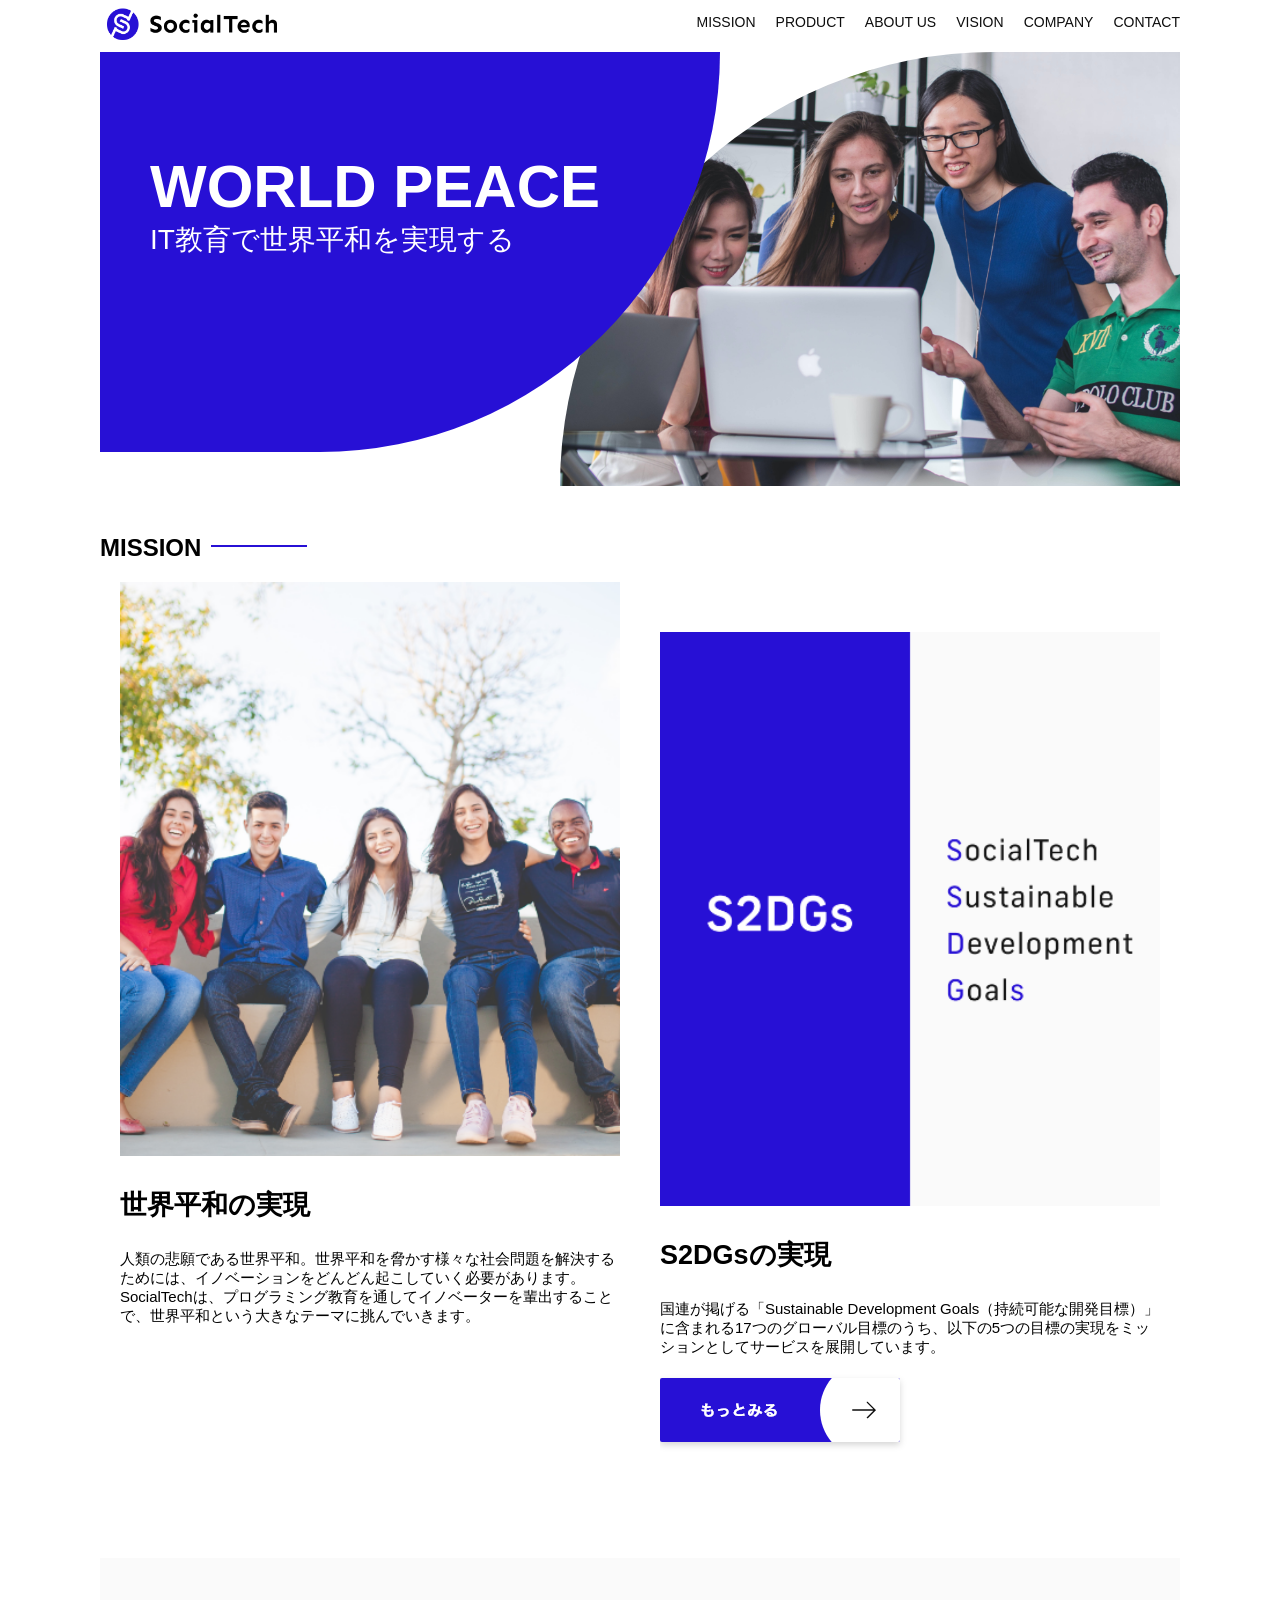
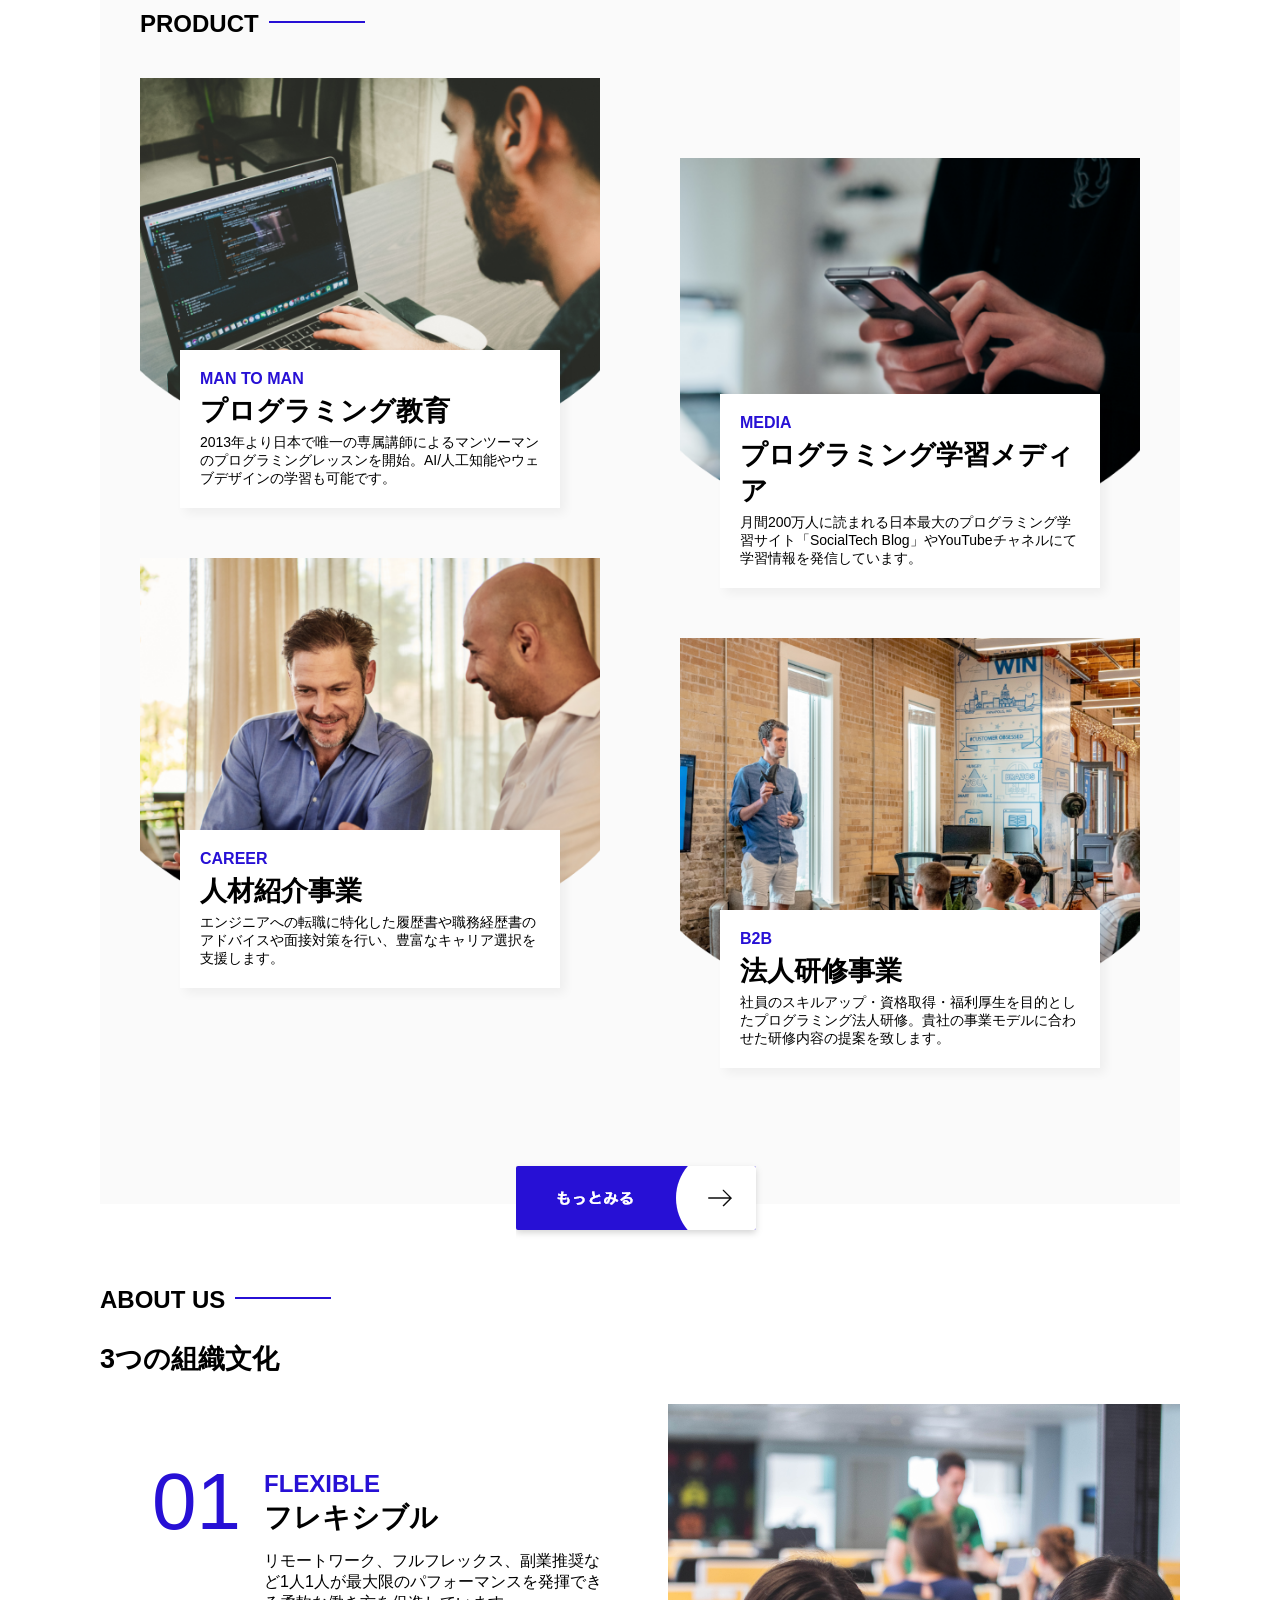
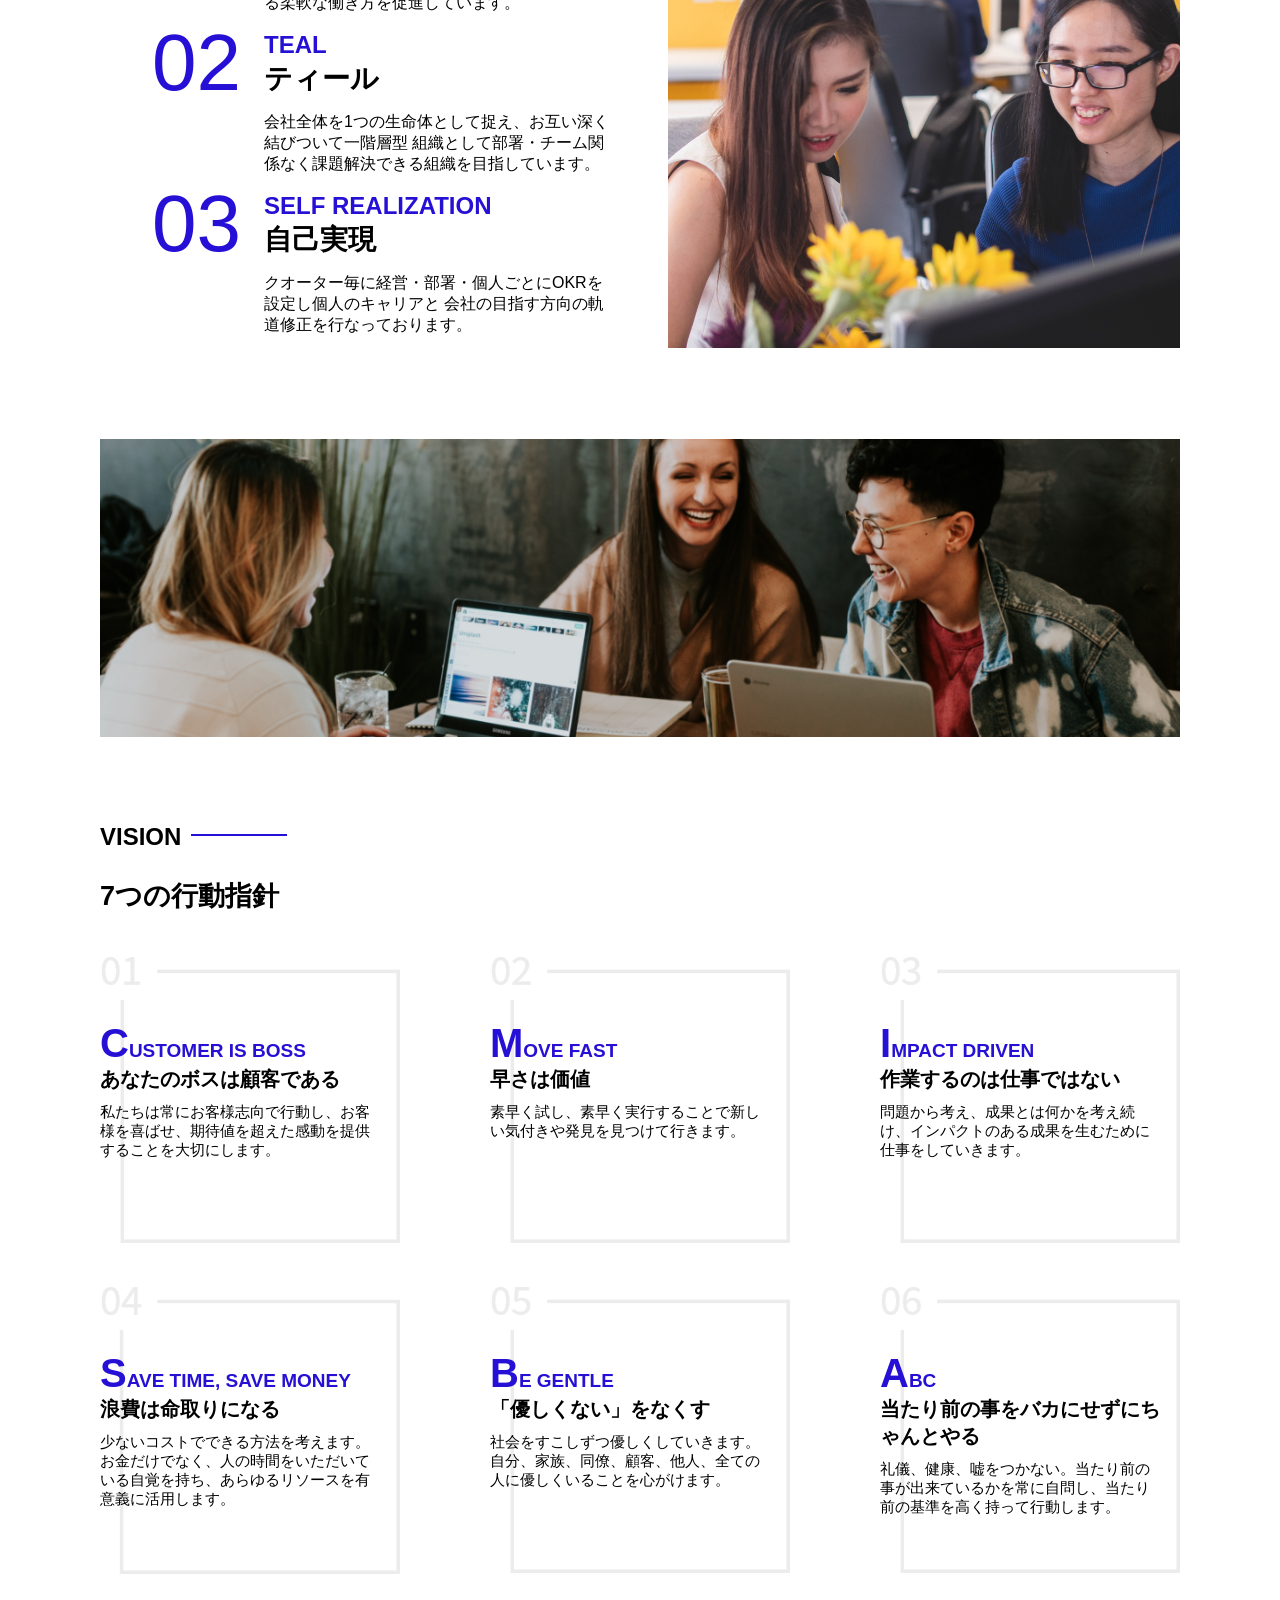
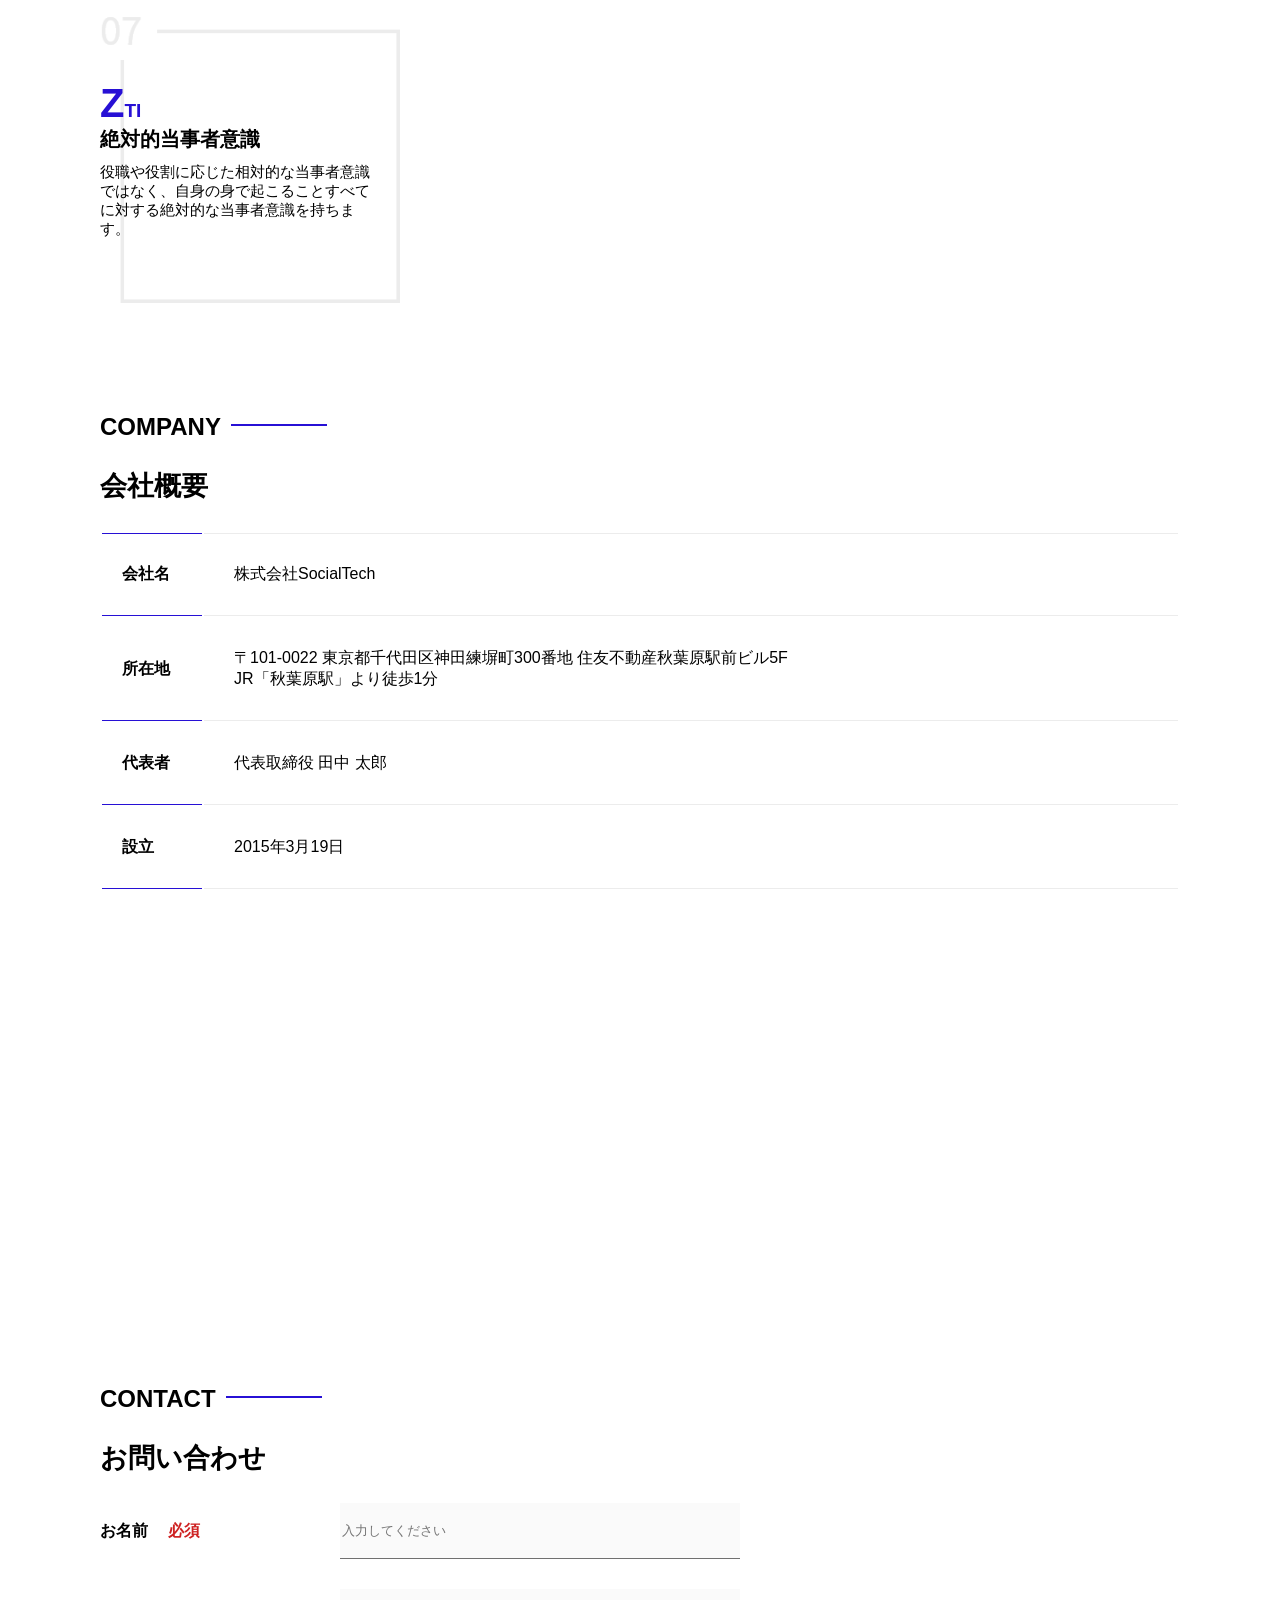
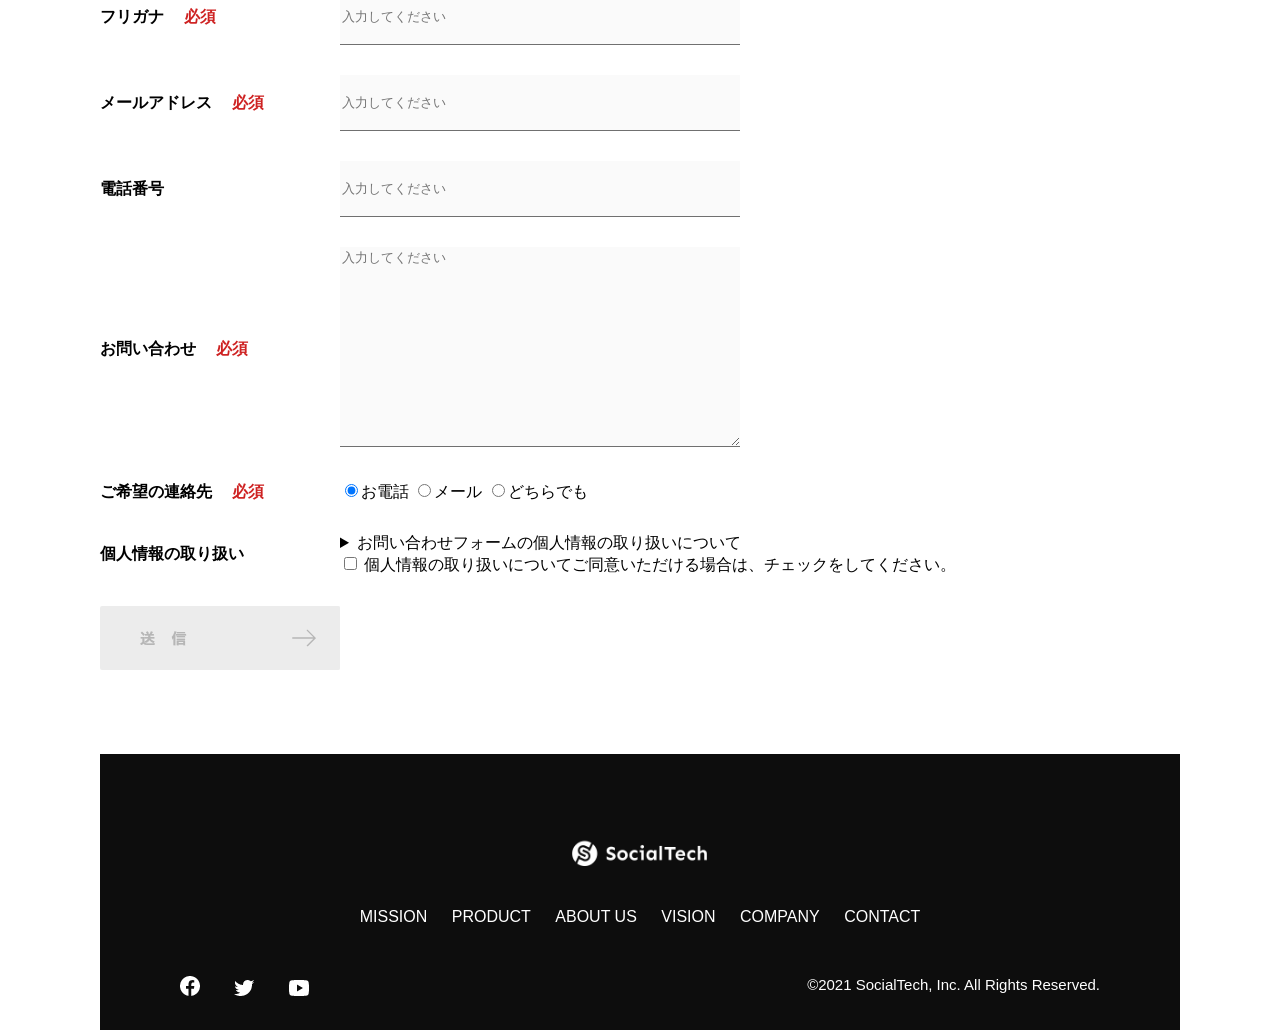
<file: index.html>
<!DOCTYPE html>
<html>
  <head>
    <title>SocialTech</title>
    <meta charset="UTF-8">
    <meta name="description" content="SocialTechはEdTech業界のリーディングカンパニーを目指します。">
    <meta name="viewport" content="width=device-width, initial-scale=1.0">
    <link rel="stylesheet" href="style.css">
  </head>
  <body>
    <!-- ヘッダー -->
    <header>
      <!-- ロゴ -->
      <a href="index.html" id="logo">
        <img src="images/logo.png" alt="トップページに戻る">
      </a>

      <!-- PC用ナビゲーション -->
      <nav id="nav-pc">
        <ul>
          <li><a href="mission.html">MISSION</a></li>
          <li><a href="product.html">PRODUCT</a></li>
          <li><a href="index.html#aboutus">ABOUT US</a></li>
          <li><a href="index.html#vision">VISION</a></li>
          <li><a href="index.html#company">COMPANY</a></li>
          <li><a href="index.html#contact">CONTACT</a></li>
        </ul>
      </nav>
       <!-- スマホ用メニューボタン -->
        <button id="menu-sp" onclick="document.getElementById('nav-sp').style.display = 'block'">
          <img src="images/button-menu.png" alt="ナビゲーションを開く">
        </button>
        <!-- スマホ用ナビゲーション -->
        <div id="nav-sp">
          <button id="close" onclick="document.getElementById('nav-sp').style.display = 'none'">
            <img src="images/button-close.png" alt="ナビゲーションを閉じる">
          </button>

          <nav>
            <ul>
              <li>
                <a id="logo-sp" href="index.html" onclick="document.getElementById('nav-sp').style.display = 'none'"><img src="images/logo-sp.png" alt="トップページに戻る"></a>
              </li>
              <li><a class="menu" href="mission.html" onclick="document.getElementById('nav-sp').style.display = 'none'">MISSION</a></li>
              <li><a class="menu" href="product.html" onclick="document.getElementById('nav-sp').style.display = 'none'">PRODUCT</a></li>
              <li><a class="menu" href="index.html#aboutus" onclick="document.getElementById('nav-sp').style.display = 'none'">ABOUT US</a></li>
              <li><a class="menu" href="index.html#vision" onclick="document.getElementById('nav-sp').style.display = 'none'">VISION</a></li>
              <li><a class="menu" href="index.html#company" onclick="document.getElementById('nav-sp').style.display = 'none'">COMPANY</a></li>
              <li><a class="menu" href="index.html#contact" onclick="document.getElementById('nav-sp').style.display = 'none'">CONTACT</a></li>
            </ul>
          </nav>
          <div id="sns">
            <a href="https://www.facebook.com/sejuku2013">
              <img src="images/button-facebook.png" alt="Facebookのリンク">
            </a>
            <a href="https://twitter.com/samuraijuku">
              <img src="images/button-twitter.png" alt="Twitterのリンク">
            </a>
            <a href="https://www.youtube.com/channel/UCCFOQO5aDK0xXam4cUQXT8g">
              <img src="images/button-youtube.png" alt="YouTubeのリンク">
            </a>
          </div>
        </div>
    </header>
    <main>
      <article>
        <!-- メインビジュアル -->
        <section id="main-visual">
          <div id="main-message">
            <h1>WORLD PEACE</h1>
            <p>IT教育で世界平和を実現する</p>
          </div>
          <img src="images/index/index-main.png" alt="PCの周りに集まる多国籍の仲間たち">
        </section>
        <!-- ミッション -->
        <section id="mission">
          <h2 class="index-h2">MISSION</h2>
          <div id="mission-flex">
            <div>
              <img id="mission-photo" src="images/index/index-mission.png" alt="屋上のベンチで写真撮影する多国籍の仲間たち">
              <h3>世界平和の実現</h3>
              <p>
                人類の悲願である世界平和。世界平和を脅かす様々な社会問題を解決するためには、イノベーションをどんどん起こしていく必要があります。SocialTechは、プログラミング教育を通してイノベーターを輩出することで、世界平和という大きなテーマに挑んでいきます。
              </p>
            </div>
            <div>
              <img id="s2dgs" src="images/index/s2dgs.png" alt="S2DGs">
              <h3>S2DGsの実現</h3>
              <p>国連が掲げる「Sustainable Development Goals（持続可能な開発目標）」に含まれる17つのグローバル目標のうち、以下の5つの目標の実現をミッションとしてサービスを展開しています。</p>
              <a href="mission.html">
                <img src="images/button-more.png" alt="もっとみる">
              </a>
            </div>
          </div>
        </section>
        <!-- プロダクト -->
        <section id="product">
          <h2 class="index-h2">PRODUCT</h2>
          <div class="product-flex">
            <div id="product-left">
              <div>
                <img class="product-photo" src="images/index/index-mantoman.png" alt="PCでコードを書く男性">
                <div class="product-explain">
                  <span>MAN TO MAN</span>
                  <h3>プログラミング教育</h3>
                  <p>2013年より日本で唯一の専属講師によるマンツーマンのプログラミングレッスンを開始。AI/人工知能やウェブデザインの学習も可能です。</p>
                </div>
              </div>
              <div>
                <img class="product-photo" src="images/index/index-career.png" alt="笑顔で話し合う2人の男性">
                <div class="product-explain">
                  <span>CAREER</span>
                  <h3>人材紹介事業</h3>
                  <p>エンジニアへの転職に特化した履歴書や職務経歴書のアドバイスや面接対策を行い、豊富なキャリア選択を支援します。</p>
                </div>
              </div>
            </div>
            <div id="product-right">
              <div>
                <img class="product-photo" src="images/index/index-media.png" alt="スマートフォンを操作する人">
                <div class="product-explain">
                  <span>MEDIA</span>
                  <h3>プログラミング学習メディア</h3>
                  <p>月間200万人に読まれる日本最大のプログラミング学習サイト「SocialTech Blog」やYouTubeチャネルにて学習情報を発信しています。</p>
                </div>
              </div>
              <div>
                <img class="product-photo" src="images/index/index-b2b.png" alt="講演中の男性とそれを聴く人々">
                <div class="product-explain">
                  <span>B2B</span>
                  <h3>法人研修事業</h3>
                  <p>社員のスキルアップ・資格取得・福利厚生を目的としたプログラミング法人研修。貴社の事業モデルに合わせた研修内容の提案を致します。</p>
                </div>
              </div>
            </div>
          </div>
          <div id="product-more">
            <a href="product.html">
              <img src="images/button-more.png" alt="もっと見る">
            </a>
          </div>
        </section>
        <section id="aboutus">
          <h2 class="index-h2">ABOUT US</h2>
          <h3>3つの組織文化</h3>
          <div>
            <table class="culture-table">
              <tr>
                <td class="culture-num">01</td>
                <th><span class="culture-en">FLEXIBLE</span><br>フレキシブル</th>
              </tr>
              <tr>
                <td>
                  <!-- 空のセル -->
                </td>
                <td class="culture-description">リモートワーク、フルフレックス、副業推奨など1人1人が最大限のパフォーマンスを発揮できる柔軟な働き方を促進しています。</td>
              </tr>
              <tr>
                <td class="culture-num">02</td>
                <th><span class="culture-en">TEAL</span><br>ティール</th>
              </tr>
              <tr>
                <td>
                  <!-- 空のセル -->
                </td>
                <td class="culture-description">会社全体を1つの生命体として捉え、お互い深く結びついて一階層型 組織として部署・チーム関係なく課題解決できる組織を目指しています。</td>
              </tr>
              <tr>
                <td class="culture-num">03</td>
                <th><span class="culture-en">SELF REALIZATION</span><br>自己実現</th>
              </tr>
              <tr>
                <td>
                  <!-- 空のセル -->
                </td>
                <td class="culture-description">クオーター毎に経営・部署・個人ごとにOKRを設定し個人のキャリアと 会社の目指す方向の軌道修正を行なっております。</td>
              </tr>
            </table>
            <img class="culture-img" src="images/index/index-aboutus1.png" alt="笑顔で話し合う2人の女性">
          </div>
          <img class="culture-img2" src="images/index/index-aboutus2.png" alt="笑顔で話し合う3人の男女">
        </section>
        <!-- VISION -->
        <section id="vision">
          <h2 class="index-h2">VISION</h2>
          <h3>7つの行動指針</h3>
          <div>
            <div class="vision-box">
              <img src="images/index/vision-01.png" alt="01">
              <div>
                <h4>CUSTOMER IS BOSS</h4>
                <h5>あなたのボスは顧客である</h5>
                <p>私たちは常にお客様志向で行動し、お客様を喜ばせ、期待値を超えた感動を提供することを大切にします。</p>
              </div>
            </div>
            <div class="vision-box">
              <img src="images/index/vision-02.png" alt="02">
              <div>
                <h4>MOVE FAST</h4>
                <h5>早さは価値</h5>
                <p>素早く試し、素早く実行することで新しい気付きや発見を見つけて行きます。</p>
              </div>
            </div>
            <div class="vision-box">
              <img src="images/index/vision-03.png" alt="03">
              <div>
                <h4>IMPACT DRIVEN</h4>
                <h5>作業するのは仕事ではない</h5>
                <p>問題から考え、成果とは何かを考え続け、インパクトのある成果を生むために仕事をしていきます。</p>
              </div>
            </div>
            <div class="vision-box">
              <img src="images/index/vision-04.png" alt="04">
              <div>
                <h4>SAVE TIME, SAVE MONEY</h4>
                <h5>浪費は命取りになる</h5>
                <p>少ないコストでできる方法を考えます。お金だけでなく、人の時間をいただいている自覚を持ち、あらゆるリソースを有意義に活用します。</p>
              </div>
            </div>
            <div class="vision-box">
              <img src="images/index/vision-05.png" alt="05">
              <div>
                <h4>BE GENTLE</h4>
                <h5>「優しくない」をなくす</h5>
                <p>社会をすこしずつ優しくしていきます。自分、家族、同僚、顧客、他人、全ての人に優しくいることを心がけます。</p>
              </div>
            </div>
            <div class="vision-box">
              <img src="images/index/vision-06.png" alt="06">
              <div>
                <h4>ABC</h4>
                <h5>当たり前の事をバカにせずにちゃんとやる</h5>
                <p>礼儀、健康、嘘をつかない。当たり前の事が出来ているかを常に自問し、当たり前の基準を高く持って行動します。</p>
              </div>
            </div>
            <div class="vision-box">
              <img src="images/index/vision-07.png" alt="07">
              <div>
                <h4>ZTI</h4>
                <h5>絶対的当事者意識</h5>
                <p>役職や役割に応じた相対的な当事者意識ではなく、自身の身で起こることすべてに対する絶対的な当事者意識を持ちます。</p>
              </div>
            </div>
          </div>
        </section>
        <!-- COMPANY -->
        <section id="company">
          <h2 class="index-h2">COMPANY</h2>
          <h3>会社概要</h3>
            <table id="company-table">
              <tr>
                <th class="tableheader tableheader-first">会社名</th>
                <td class="cell cell-first">株式会社SocialTech</td>
              </tr>
              <tr>
                <th class="tableheader">所在地</th>
                <td class="cell">〒101-0022 東京都千代田区神田練塀町300番地 住友不動産秋葉原駅前ビル5F<br>JR「秋葉原駅」より徒歩1分</td>
              </tr>
              <tr>
                <th class="tableheader">代表者</th>
                <td class="cell">代表取締役 田中 太郎</td>
              </tr>
              <tr>
                <th class="tableheader">設立</th>
                <td class="cell">2015年3月19日</td>
              </tr>
            </table>
          <iframe 
            src="https://www.google.com/maps/embed?pb=!1m18!1m12!1m3!1d3240.0688551336807!2d139.7720776771055!3d35.69992317258124!2m3!1f0!2f0!3f0!3m2!1i1024!2i768!4f13.1!3m3!1m2!1s0x60188fee13660e23%3A0x77137876edf742ac!2z5L2P5Y-L5LiN5YuV55Sj56eL6JGJ5Y6f6aeF5YmN44OT44Or!5e0!3m2!1sja!2sjp!4v1704858013291!5m2!1sja!2sjp"
            style="border: 0" allowfullscreen="" loading="lazy">
          </iframe>
        </section>
        <!-- お問い合わせフォーム -->
        <section id="contact">
          <h2 class="index-h2">CONTACT</h2>
          <h3>お問い合わせ</h3>
          <form>
            <div>
              <div class="contact-heading">
                <label class="contact-label">お名前<span class="contact-span">必須</span></label>
              </div>
              <div>
                <input type="text" name="name" placeholder="入力してください" class="contact-textbox">
              </div>
            </div>
            <div>
              <div class="contact-heading">
                <label class="contact-label">フリガナ<span class="contact-span">必須</span></label>
              </div>
              <div>
                <input type="text" name="hurigana" placeholder="入力してください" class="contact-textbox">
              </div>
            </div>
            <div>
              <div class="contact-heading">
                <label class="contact-label">メールアドレス<span class="contact-span">必須</span></label>
              </div>
              <div>
                <input type="text" name="email" placeholder="入力してください" class="contact-textbox">
              </div>
            </div>
            <div>
              <div class="contact-heading">
                <label class="contact-label">電話番号</label>
              </div>
              <div>
                <input type="text" name="tel" placeholder="入力してください" class="contact-textbox">
              </div>
            </div>
            <div>
              <div class="contact-heading">
                <label class="contact-label">お問い合わせ<span class="contact-span">必須</span></label>
              </div>
              <div>
                <textarea class="contact-textarea" placeholder="入力してください" name="message"></textarea>
              </div>
            </div>
            <div>
              <div class="contact-heading">
                <label class="contact-label">ご希望の連絡先<span class="contact-span">必須</span></label>
              </div>
              <div>
                <input class="radiobutton" type="radio" value="tel" name="contact" checked><label>お電話</label>
                <input class="radiobutton" type="radio" value="mail" name="contact"><label>メール</label>
                <input class="radiobutton" type="radio" value="both" name="contact"><label>どちらでも</label>
              </div>
            </div>
            <div>
              <div class="contact-heading">
                <label class="contact-label">個人情報の取り扱い</label>
              </div>
              <div>
                <details>
                  <summary>お問い合わせフォームの個人情報の取り扱いについて</summary>
                  <div>
                    <dl>
                      <dt>１．組織の名称又は氏名</dt>
                      <dd>株式会社SocialTech</dd>
                      <dt>２．個人情報保護管理者（若しくはその代理人）の氏名又は職名、所属及び連絡先</dt>
                      <dd>
                        <p>鈴木 一郎 コーポレート部</p>
                        <p>メールアドレス：samurai@example.com</p>
                        <p>TEL：03-1234-5678</p>
                      </dd>
                      <dt>３．個人情報の利用目的</dt>
                      <dd>
                        <ul>
                          <li>本サービス及び本サービスに関連する情報の提供又はそれらに関する連絡のため</li>
                          <li>ユーザーの本人確認のため</li>
                          <li>当社サービスのご案内のため</li>
                          <li>当社の商品等の広告または宣伝（電子メールによるものを含むものとします。）</li>
                        </ul>
                      </dd>
                      <dt>４．個人情報の取り扱い業務の委託</dt>
                      <dd>個人情報の取扱業務の全部または一部を外部に業務委託する場合があります。その際、弊社は、個人情報を適切に保護できる管理体制を敷き実行していることを条件として委託先を厳選したうえで、機密保持契約を委託先と締結し、お客様の個人情報を厳密に管理させます。</dd>
                      <dt>５．個人情報の開示等の請求</dt>
                      <dd>
                        お客様は、弊社に対してご自身の個人情報の開示等（利用目的の通知、開示、内容の訂正・追加・削除、利用の停止または消去、第三者への提供の停止）に関して、当社問合わせ窓口に申し出ることができます。<br>
                        その際、弊社はお客様ご本人を確認させていただいたうえで、合理的な期間内に対応いたします。<br>
                        なお、個人情報に関する弊社問合わせ先は、次の通りです。
                      </dd>
                      <dd>
                        <p>株式会社SocialTech　個人情報問合せ窓口</p>
                        <p>〒150-0043　東京都千代田区神田練塀町300番地 住友不動産秋葉原駅前ビル5F</p>
                        <p>メールアドレス：samurai@example.com　TEL：03-1234-5678</p>
                      </dd>
                      <dt>６．個人情報を提供されることの任意性について</dt>
                      <dd>お客様がご自身の個人情報を弊社に提供されるか否かは、お客様のご判断によりますが、もしご提供されない場合には、適切なサービスが提供できない場合がありますので予めご了承ください。</dd>
                    </dl>
                  </div>
                </details>
                <input type="checkbox" name="agree">
                <span>個人情報の取り扱いについてご同意いただける場合は、チェックをしてください。</span>
              </div>
            </div>
              <input type="image" src="images/button-submit.png" alt="送信する">
          </form>
        </section>
      </article>
    </main>
    <footer>
      <div id="footer-logo">
        <img src="images/logo-sp.png" alt="SocialTech">
      </div>
      <div id="footer-link">
        <a href="mission.html">MISSION</a>
        <a href="product.html">PRODUCT</a>
        <a href="index.html#aboutus">ABOUT US</a>
        <a href="index.html#vision">VISION</a>
        <a href="index.html#company">COMPANY</a>
        <a href="index.html#contact">CONTACT</a>
      </div>
      <div id="sns-footer">
        <div class="sns-btns">
          <a href="https://www.facebook.com/sejuku2013"><img src="images/button-facebook.png" alt="Facebookのリンク"></a>
          <a href="https://twitter.com/samuraijuku"><img src="images/button-twitter.png" alt="Twitterのリンク"></a>
          <a href="https://www.youtube.com/channel/UCCFOQO5aDK0xXam4cUQXT8g"><img src="images/button-youtube.png" alt="YouTubeのリンク"></a>
        </div>
        <p id="copyright">&copy;2021 SocialTech, Inc. All Rights Reserved.</p>
      </div>
    </footer>
  </body>
</html>
</file>
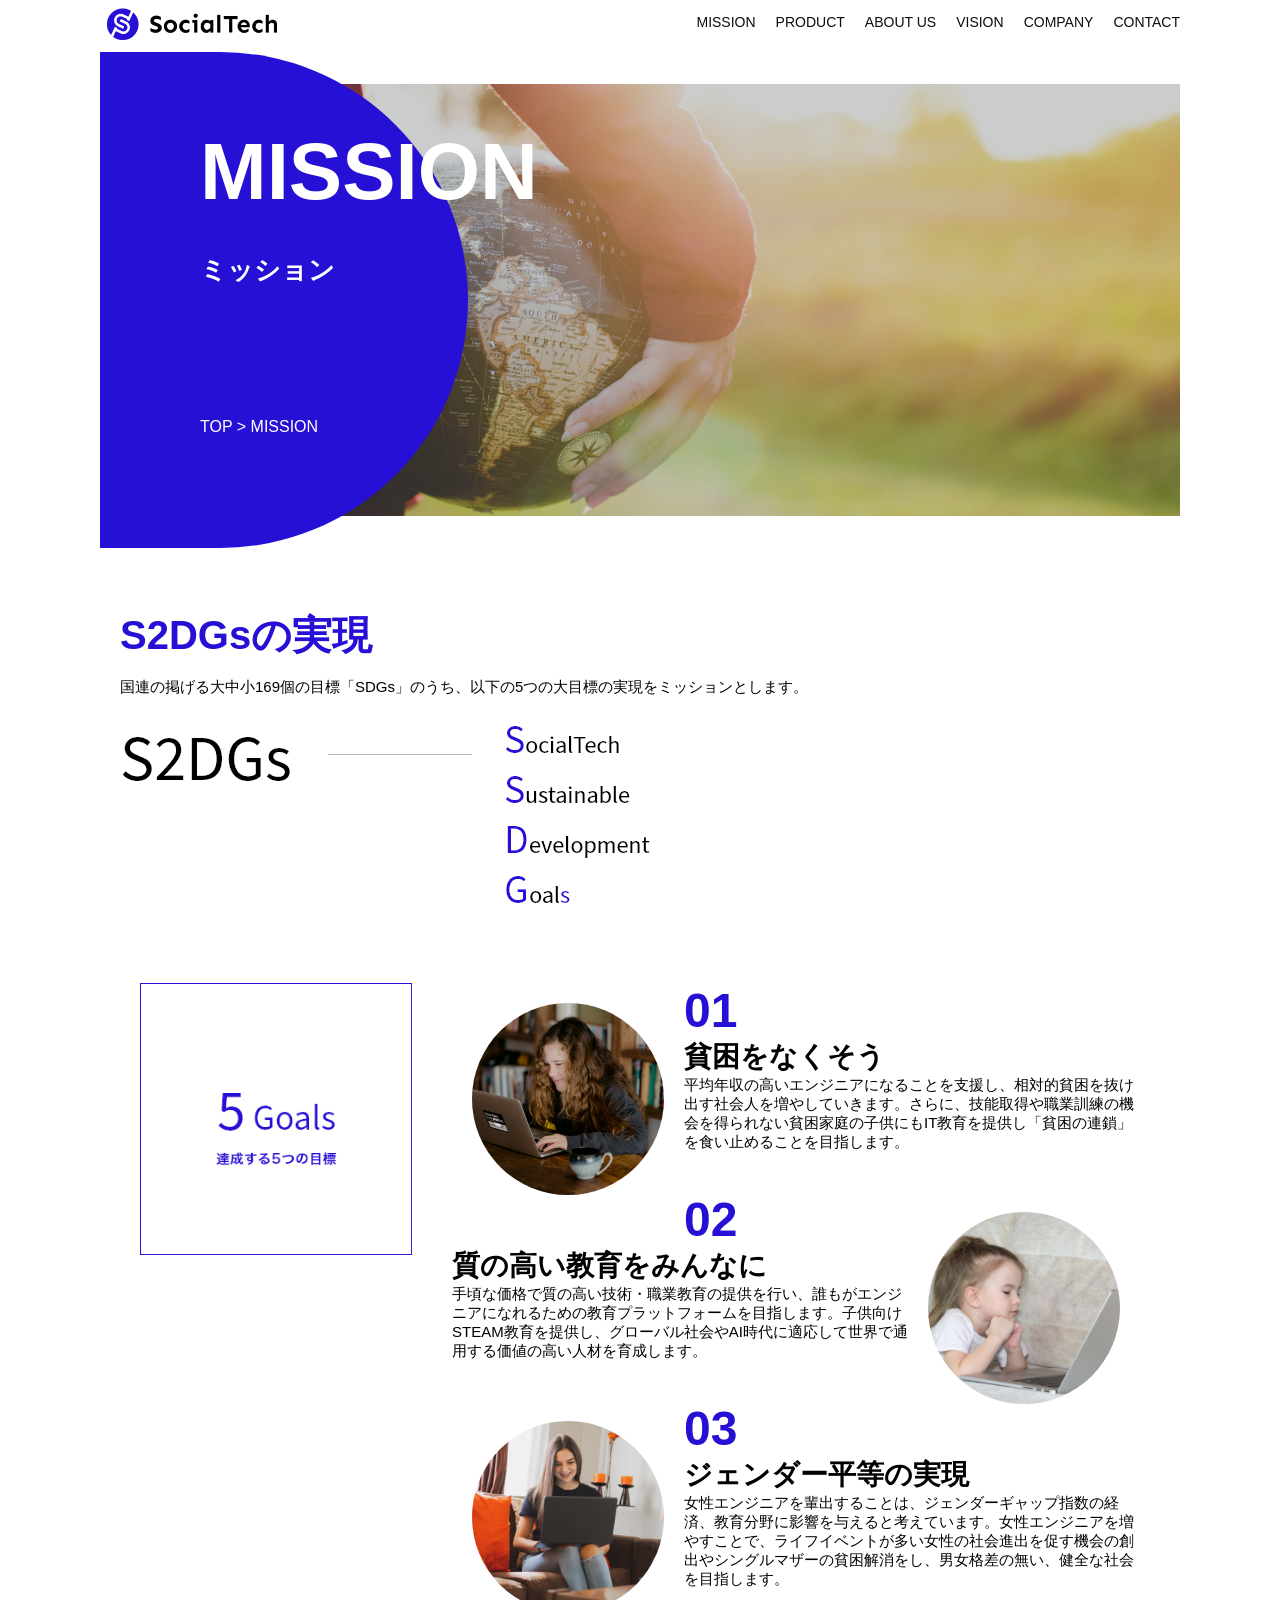
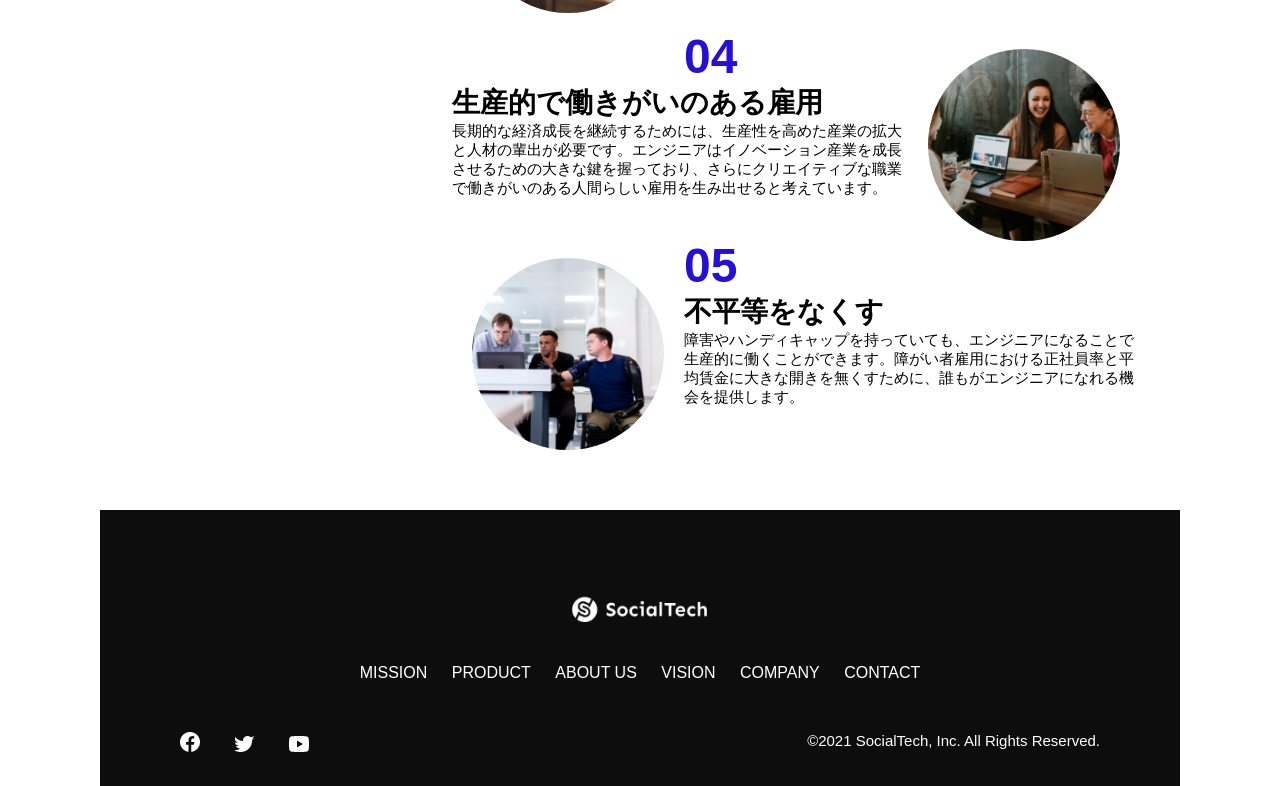
<file: mission.html>
<!DOCTYPE html>
<html>
  <head>
    <title>SocialTech - MISSION ミッション -</title>
    <meta charset="UTF-8">
    <meta name="description" content="SocialTechが目指す5つの目標（S2DGs）を紹介します">
    <meta name="viewport" content="width=device-width, initial-scale=1.0">
    <link rel="stylesheet" href="style.css">
  </head>
  <body>
    <!-- ヘッダー -->
    <header>
      <!-- ロゴ -->
      <a href="index.html" id="logo">
        <img src="images/logo.png" alt="トップページに戻る">
      </a>
      <!-- PC用ナビゲーション -->
      <nav id="nav-pc">
        <ul>
          <li><a href="mission.html">MISSION</a></li>
          <li><a href="product.html">PRODUCT</a></li>
          <li><a href="index.html#aboutus">ABOUT US</a></li>
          <li><a href="index.html#vision">VISION</a></li>
          <li><a href="index.html#company">COMPANY</a></li>
          <li><a href="index.html#contact">CONTACT</a></li>
        </ul>
      </nav>
       <!-- スマホ用メニューボタン -->
        <button id="menu-sp" onclick="document.getElementById('nav-sp').style.display = 'block'">
          <img src="images/button-menu.png" alt="ナビゲーションを開く">
        </button>
        <!-- スマホ用ナビゲーション -->
        <div id="nav-sp">
          <button id="close" onclick="document.getElementById('nav-sp').style.display = 'none'">
            <img src="images/button-close.png" alt="ナビゲーションを閉じる">
          </button>
          <nav>
            <ul>
              <li>
                <a id="logo-sp" href="index.html" onclick="document.getElementById('nav-sp').style.display = 'none'"><img src="images/logo-sp.png" alt="トップページに戻る"></a>
              </li>
              <li><a class="menu" href="mission.html" onclick="document.getElementById('nav-sp').style.display = 'none'">MISSION</a></li>
              <li><a class="menu" href="product.html" onclick="document.getElementById('nav-sp').style.display = 'none'">PRODUCT</a></li>
              <li><a class="menu" href="index.html#aboutus" onclick="document.getElementById('nav-sp').style.display = 'none'">ABOUT US</a></li>
              <li><a class="menu" href="index.html#vision" onclick="document.getElementById('nav-sp').style.display = 'none'">VISION</a></li>
              <li><a class="menu" href="index.html#company" onclick="document.getElementById('nav-sp').style.display = 'none'">COMPANY</a></li>
              <li><a class="menu" href="index.html#contact" onclick="document.getElementById('nav-sp').style.display = 'none'">CONTACT</a></li>
            </ul>
          </nav>
          <div id="sns">
            <a href="https://www.facebook.com/sejuku2013">
              <img src="images/button-facebook.png" alt="Facebookのリンク">
            </a>
            <a href="https://twitter.com/samuraijuku">
              <img src="images/button-twitter.png" alt="Twitterのリンク">
            </a>
            <a href="https://www.youtube.com/channel/UCCFOQO5aDK0xXam4cUQXT8g">
              <img src="images/button-youtube.png" alt="YouTubeのリンク">
            </a>
          </div>
        </div>
    </header>

    <main>
      <article>
        <section id="mission-main">
          <div class="mission-main-inner">
            <div id="mission-title">
              <h1>MISSION<br><span>ミッション</span></h1>
              <p>TOP > MISSION</p>
            </div>
          </div>
        </section>
        <section id="mission-s2dgs">
          <h2 class="mission-h2">S2DGsの実現</h2>
          <p>国連の掲げる大中小169個の目標「SDGs」のうち、以下の5つの大目標の実現をミッションとします。</p>
          <img src="images/mission/mission-s2dgs.png" alt="S2Dgs">
        </section>
        <section id="mission-five-goals">
          <div class="five-goals-image">
            <img src="images/mission/mission-5goals.png" alt="5Goals">
          </div>
          <div class="five-goals-read">
            <div>
              <img class="fivegoals-image-left" src="images/mission/mission-5goals01.png" alt="PCを操作する女の子">
              <span class="fivegoals-number">01</span>
              <h3 class="fivegoals-h3">貧困をなくそう</h3>
              <p class="fivegoals-p">平均年収の高いエンジニアになることを支援し、相対的貧困を抜け出す社会人を増やしていきます。さらに、技能取得や職業訓練の機会を得られない貧困家庭の子供にもIT教育を提供し「貧困の連鎖」を食い止めることを目指します。</p>
            </div>
            <div>
              <img class="fivegoals-image-right" src="images/mission/mission-5goals02.png" alt="PCを見つめる小さい女の子">
              <span class="fivegoals-number">02</span>
              <h3 class="fivegoals-h3">質の高い教育をみんなに</h3>
              <p class="fivegoals-p">手頃な価格で質の高い技術・職業教育の提供を行い、誰もがエンジニアになれるための教育プラットフォームを目指します。子供向けSTEAM教育を提供し、グローバル社会やAI時代に適応して世界で通用する価値の高い人材を育成します。</p>
            </div>
            <div>
              <img class="fivegoals-image-left" src="images/mission/mission-5goals03.png" alt="PCを操作する女性">
              <span class="fivegoals-number">03</span>
              <h3 class="fivegoals-h3">ジェンダー平等の実現</h3>
              <p class="fivegoals-p">女性エンジニアを輩出することは、ジェンダーギャップ指数の経済、教育分野に影響を与えると考えています。女性エンジニアを増やすことで、ライフイベントが多い女性の社会進出を促す機会の創出やシングルマザーの貧困解消をし、男女格差の無い、健全な社会を目指します。</p>
            </div>
            <div>
              <img class="fivegoals-image-right" src="images/mission/mission-5goals04.png" alt="笑顔で話し合う3人の男女">
              <span class="fivegoals-number">04</span>
              <h3 class="fivegoals-h3">生産的で働きがいのある雇用</h3>
              <p class="fivegoals-p">長期的な経済成長を継続するためには、生産性を高めた産業の拡大と人材の輩出が必要です。エンジニアはイノベーション産業を成長させるための大きな鍵を握っており、さらにクリエイティブな職業で働きがいのある人間らしい雇用を生み出せると考えています。</p>
            </div>
            <div>
              <img class="fivegoals-image-left" src="images/mission/mission-5goals05.png" alt="障害を持つ男性が生き生きと働く様子">
              <span class="fivegoals-number">05</span>
              <h3 class="fivegoals-h3">不平等をなくす</h3>
              <p class="fivegoals-p">障害やハンディキャップを持っていても、エンジニアになることで生産的に働くことができます。障がい者雇用における正社員率と平均賃金に大きな開きを無くすために、誰もがエンジニアになれる機会を提供します。</p>
            </div>
          </div>
        </section>
      </article>
    </main>
    <footer>
      <div id="footer-logo">
        <img src="images/logo-sp.png" alt="SocialTech">
      </div>
      <div id="footer-link">
        <a href="mission.html">MISSION</a>
        <a href="product.html">PRODUCT</a>
        <a href="index.html#aboutus">ABOUT US</a>
        <a href="index.html#vision">VISION</a>
        <a href="index.html#company">COMPANY</a>
        <a href="index.html#contact">CONTACT</a>
      </div>
      <div id="sns-footer">
        <div class="sns-btns">
          <a href="https://www.facebook.com/sejuku2013"><img src="images/button-facebook.png" alt="Facebookのリンク"></a>
          <a href="https://twitter.com/samuraijuku"><img src="images/button-twitter.png" alt="Twitterのリンク"></a>
          <a href="https://www.youtube.com/channel/UCCFOQO5aDK0xXam4cUQXT8g"><img src="images/button-youtube.png" alt="YouTubeのリンク"></a>
        </div>
        <p id="copyright">&copy;2021 SocialTech, Inc. All Rights Reserved.</p>
      </div>
    </footer>
  </body>
</html>
</file>
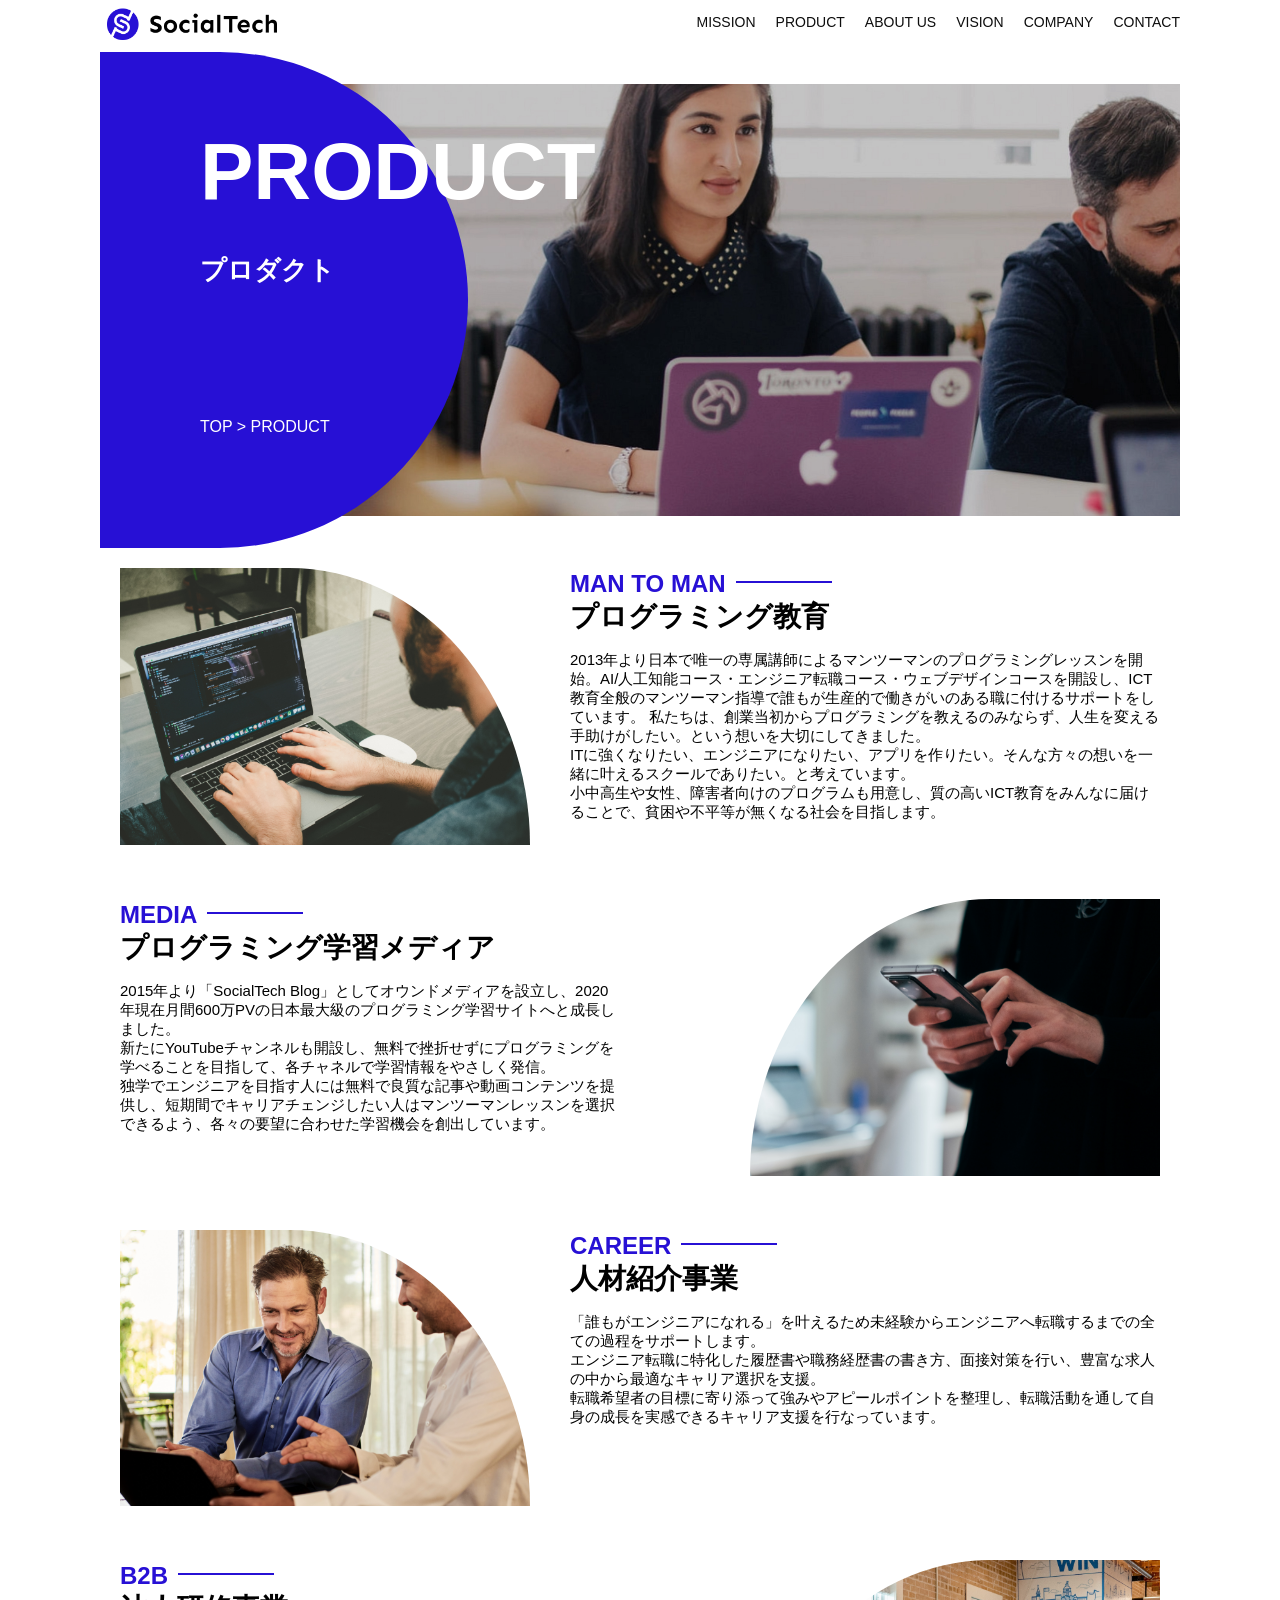
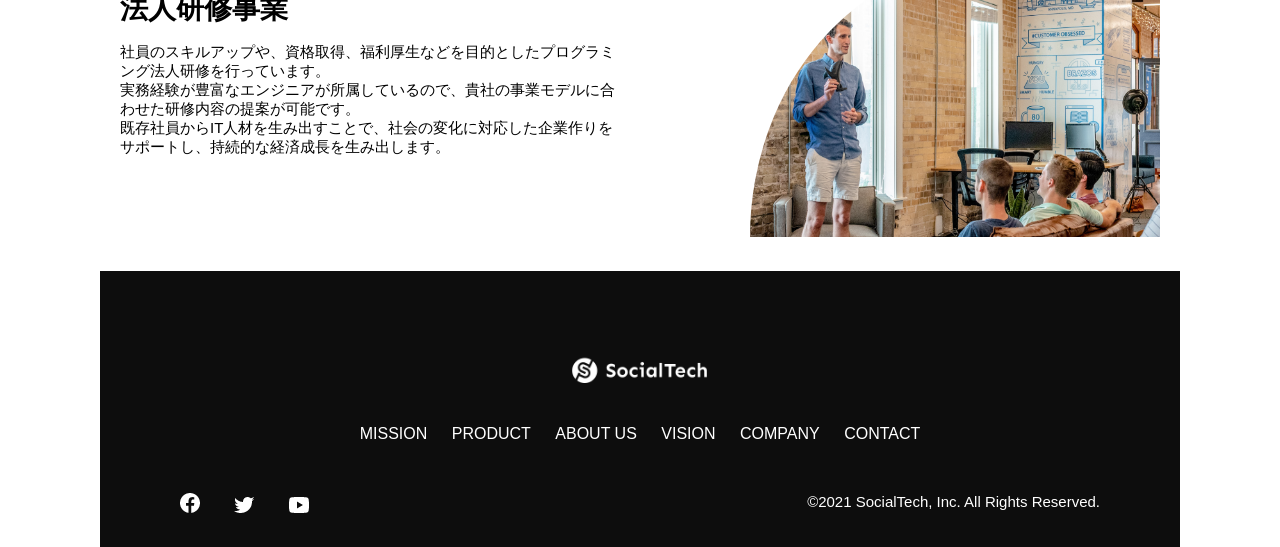
<file: product.html>
<!DOCTYPE html>
<html>
  <head>
    <title>SocialTech - PRODUCT プロダクト -</title>
    <meta charset="UTF-8">
    <meta name="description" content="SocialTechの4つのプロダクトを紹介します">
    <meta name="viewport" content="width=device-width, initial-scale=1.0">
    <link rel="stylesheet" href="style.css">
  </head>
  <body>
    <!-- ヘッダー -->
    <header>
      <!-- ロゴ -->
      <a href="index.html" id="logo">
        <img src="images/logo.png" alt="トップページに戻る">
      </a>
      <!-- PC用ナビゲーション -->
      <nav id="nav-pc">
        <ul>
          <li><a href="mission.html">MISSION</a></li>
          <li><a href="product.html">PRODUCT</a></li>
          <li><a href="index.html#aboutus">ABOUT US</a></li>
          <li><a href="index.html#vision">VISION</a></li>
          <li><a href="index.html#company">COMPANY</a></li>
          <li><a href="index.html#contact">CONTACT</a></li>
        </ul>
      </nav>
       <!-- スマホ用メニューボタン -->
        <button id="menu-sp" onclick="document.getElementById('nav-sp').style.display = 'block'">
          <img src="images/button-menu.png" alt="ナビゲーションを開く">
        </button>
        <!-- スマホ用ナビゲーション -->
        <div id="nav-sp">
          <button id="close" onclick="document.getElementById('nav-sp').style.display = 'none'">
            <img src="images/button-close.png" alt="ナビゲーションを閉じる">
          </button>
          <nav>
            <ul>
              <li>
                <a id="logo-sp" href="index.html" onclick="document.getElementById('nav-sp').style.display = 'none'"><img src="images/logo-sp.png" alt="トップページに戻る"></a>
              </li>
              <li><a class="menu" href="mission.html" onclick="document.getElementById('nav-sp').style.display = 'none'">MISSION</a></li>
              <li><a class="menu" href="product.html" onclick="document.getElementById('nav-sp').style.display = 'none'">PRODUCT</a></li>
              <li><a class="menu" href="index.html#aboutus" onclick="document.getElementById('nav-sp').style.display = 'none'">ABOUT US</a></li>
              <li><a class="menu" href="index.html#vision" onclick="document.getElementById('nav-sp').style.display = 'none'">VISION</a></li>
              <li><a class="menu" href="index.html#company" onclick="document.getElementById('nav-sp').style.display = 'none'">COMPANY</a></li>
              <li><a class="menu" href="index.html#contact" onclick="document.getElementById('nav-sp').style.display = 'none'">CONTACT</a></li>
            </ul>
          </nav>
          <div id="sns">
            <a href="https://www.facebook.com/sejuku2013">
              <img src="images/button-facebook.png" alt="Facebookのリンク">
            </a>
            <a href="https://twitter.com/samuraijuku">
              <img src="images/button-twitter.png" alt="Twitterのリンク">
            </a>
            <a href="https://www.youtube.com/channel/UCCFOQO5aDK0xXam4cUQXT8g">
              <img src="images/button-youtube.png" alt="YouTubeのリンク">
            </a>
          </div>
        </div>
    </header>

    <main>
      <article>
        <section id="product-main">
          <div class="product-main-inner">
            <div id="product-title">
              <h1>PRODUCT<br><span>プロダクト</span></h1>
              <p>TOP > PRODUCT</p>
            </div>
          </div>
        </section>
        <section class="product-section product-section-left">
          <div class="product-section-img">
            <img src="images/product/product-mantoman.png" alt="PCでコードを書く男性">
          </div>
          <div class="product-read">
            <h2 class="product-h2">MAN TO MAN</h2>
            <h3 class="product-h3">プログラミング教育</h3>
            <p>
              2013年より日本で唯一の専属講師によるマンツーマンのプログラミングレッスンを開始。AI/人工知能コース・エンジニア転職コース・ウェブデザインコースを開設し、ICT教育全般のマンツーマン指導で誰もが生産的で働きがいのある職に付けるサポートをしています。 私たちは、創業当初からプログラミングを教えるのみならず、人生を変える手助けがしたい。という想いを大切にしてきました。<br>ITに強くなりたい、エンジニアになりたい、アプリを作りたい。そんな方々の想いを一緒に叶えるスクールでありたい。と考えています。<br>小中高生や女性、障害者向けのプログラムも用意し、質の高いICT教育をみんなに届けることで、貧困や不平等が無くなる社会を目指します。
            </p>
          </div>
        </section>
        <section class="product-section product-section-right">
          <div class="product-read">
            <h2 class="product-h2">MEDIA</h2>
            <h3 class="product-h3">プログラミング学習メディア</h3>
            <p>2015年より「SocialTech Blog」としてオウンドメディアを設立し、2020年現在月間600万PVの日本最大級のプログラミング学習サイトへと成長しました。<br>新たにYouTubeチャンネルも開設し、無料で挫折せずにプログラミングを学べることを目指して、各チャネルで学習情報をやさしく発信。<br>独学でエンジニアを目指す人には無料で良質な記事や動画コンテンツを提供し、短期間でキャリアチェンジしたい人はマンツーマンレッスンを選択できるよう、各々の要望に合わせた学習機会を創出しています。</p>
          </div>
          <div class="product-section-img">
            <img src="images/product/product-media.png" alt="スマートフォンを操作する人">
          </div>
        </section>
        <section class="product-section product-section-left">
          <div class="product-section-img">
            <img src="images/product/product-career.png" alt="笑顔で話し合う2人の男性">
          </div>
          <div class="product-read">
            <h2 class="product-h2">CAREER</h2>
            <h3 class="product-h3">人材紹介事業</h3>
            <p>
              「誰もがエンジニアになれる」を叶えるため未経験からエンジニアへ転職するまでの全ての過程をサポートします。<br>エンジニア転職に特化した履歴書や職務経歴書の書き方、面接対策を行い、豊富な求人の中から最適なキャリア選択を支援。<br>転職希望者の目標に寄り添って強みやアピールポイントを整理し、転職活動を通して自身の成長を実感できるキャリア支援を行なっています。<br>
            </p>
          </div>
        </section>
        <section class="product-section product-section-right">
          <div class="product-read">
            <h2 class="product-h2">B2B</h2>
            <h3 class="product-h3">法人研修事業</h3>
            <p>社員のスキルアップや、資格取得、福利厚生などを目的としたプログラミング法人研修を行っています。<br>実務経験が豊富なエンジニアが所属しているので、貴社の事業モデルに合わせた研修内容の提案が可能です。<br>既存社員からIT人材を生み出すことで、社会の変化に対応した企業作りをサポートし、持続的な経済成長を生み出します。</p>
          </div>
          <div class="product-section-img">
            <img src="images/product/product-b2b.png" alt="講演中の男性とそれを聴く人々">
          </div>
        </section>
      </article>
    </main>
    <footer>
      <div id="footer-logo">
        <img src="images/logo-sp.png" alt="SocialTech">
      </div>
      <div id="footer-link">
        <a href="mission.html">MISSION</a>
        <a href="product.html">PRODUCT</a>
        <a href="index.html#aboutus">ABOUT US</a>
        <a href="index.html#vision">VISION</a>
        <a href="index.html#company">COMPANY</a>
        <a href="index.html#contact">CONTACT</a>
      </div>
      <div id="sns-footer">
        <div class="sns-btns">
          <a href="https://www.facebook.com/sejuku2013"><img src="images/button-facebook.png" alt="Facebookのリンク"></a>
          <a href="https://twitter.com/samuraijuku"><img src="images/button-twitter.png" alt="Twitterのリンク"></a>
          <a href="https://www.youtube.com/channel/UCCFOQO5aDK0xXam4cUQXT8g"><img src="images/button-youtube.png" alt="YouTubeのリンク"></a>
        </div>
        <p id="copyright">&copy;2021 SocialTech, Inc. All Rights Reserved.</p>
      </div>
    </footer>
  </body>
</html>
</file>
<file: style.css>
/* PC、スマホ共通スタイル */
* {
  box-sizing: border-box;
}

p {
  font-size: 15px;
}

body {
  max-width: 1080px;
  margin: 0 auto 0 auto;
  font-family: "Source Sans Pro", "Hiragino Kaku Gothic ProN", Meiryo, Arial, sans-serif;
}

/* ヘッダー */
header {
  display: flex;
  justify-content: space-between;
}

/* ナビケーションのレイアウト */
#nav-pc {
  font-size: 14px;
}

#nav-pc ul {
  display: flex;
  padding-left: 0;
}

#nav-pc li {
  list-style: none;
}

#nav-pc a {
  text-decoration: none;
  margin-left: 20px;
  color: #0d0d0d;
}

#nav-pc a:hover {
  text-decoration: underline;
}

/* スマホ用ナビを非表示 */
#nav-sp, 
#menu-sp {
  display: none;
}

/* メインビジュアル */
#main-visual {
  position: relative;
  height: 400px;
}

#main-message {
  position: absolute;
  top: 0;
  left: 0;
  background-color: #2710d5;
  color: #ffffff;
  border-radius: 0 0 476px 0;
  max-width: 620px;
  height: 100%;
  width: 100%;
  z-index: 11;
}

#main-message > h1 {
  font-size: 60px;
  margin: 100px 0 0 50px;
}

#main-message > p {
  font-size: 28px;
  margin: 0 0 0 50px;
}

#main-visual > img {
  max-width: 620px;
  border-radius: 476px 0 0 0;
  position: absolute;
  top: 0;
  right: 0;
  z-index: 10;
}

/* 見出し */
h2 {
  margin: 40px 0 0 0;
}

h2::after {
  content: url("images/line.png");
  margin-left: 10px;
}

h3 {
  font-size: 27px;
}

#mission {
  margin: 80px auto 80px auto;
}

#mission-flex {
  display: flex;
}

#mission-flex > div {
  width: 50%;
  margin: 20px;
}

#mission-photo {
  width: 100%;
}

#s2dgs {
  margin-top: 50px;
  width: 100%;
}

/* プロダクト */
#product {
  background-color: #fafafa;
  margin: 80px 0 80px 0;
  padding: 10px 40px 0px 40px;
}

/* 外枠 */
#product .product-flex {
  margin-top: 40px;
  display: flex;
}

/* 左のカラム */
#product-left {
  width: 50%;
  margin-right: 20px;
}

/* 右のカラム */
#product-right {
  width: 50%;
  margin-left: 20px;
  margin-top: 80px;
}

/* 画像+説明の枠 */
#product-left > div {
  position: relative;
  height: 480px;
  margin-right: 20px;
}

#product-right > div {
  position: relative;
  height: 480px;
  margin-left: 20px;
}

/* 画像 */
.product-photo {
  width: 100%;
}

/* 説明文の枠 */
.product-explain {
  background-color: #ffffff;
  position: absolute;
  left: 0;
  bottom: 50px;
  margin: 0 40px 0 40px;
  padding: 20px;
  box-shadow: 5px 5px 10px rgba(0, 0, 0, 0.05);
}

/* 説明文の英語 */
.product-explain > span {
  color: #2710d5;
  font-weight: bold;
  font-size: 16px;
  margin: 0;
}

/* 説明文の見出し */
.product-explain > h3 {
  margin: 5px 0 5px 0;
}

/* 説明文 */
.product-explain > p {
  font-size: 14px;
  margin: 0;
}

/* もっと見るボタン */
#product-more {
  text-align: center;
}

#product-more a {
  position: relative;
  bottom: -42px;
}

/* ABOUT US */
#aboutus {
  margin: 80px auto;
}

/* 3つの組織文化と画像を入れる枠 */
#aboutus > div {
  display: flex;
}

/* 画像 */
.culture-img {
  width: 50%;
  align-self: flex-start;
}

.culture-img2 {
  margin-top: 50px;
  width: 100%;
}

/* 3つの組織文化の表 */
.culture-table {
  margin: 50px;
}

/* 番号 */
.culture-num {
  font-size: 80px;
  color: #2710d5;
  padding: 0 20px 0 0;
}

/* 見出し */
.culture-table th {
  text-align: left;
  font-size: 28px;
  font-weight: bold;
}

/* 組織文化英語 */
.culture-en {
  color: #2710d5;
  font-size: 24px;
}

/* 説明文 */
.culture-description {
  margin: 0;
}

/* ビジョン */
#vision {
  margin: 80px auto 80px auto;
}

/* セクション内の外枠 */
#vision > div {
  display: flex;
  justify-content: space-between;
  flex-wrap: wrap;
}

/* 7つの行動指針の枠 */
.vision-box {
  width: 300px;
  height: 300px;
  margin-bottom: 30px;
  position: relative;
}

.vision-box > img {
  width: 100%;
  position: relative;
  z-index: 30;
}

.vision-box > div {
  position: absolute;
  top: 0;
  left: 0;
  z-index: 31;
  margin-right: 20px;
}

.vision-box > div > h4 {
  color: #2710d5;
  font-size: 19px;
  margin: 80px 0 0 0; 
}

.vision-box > div > h4::first-letter {
  font-size: 40px;
}

.vision-box > div > h5 {
  font-size: 20px;
  margin: 0 0 0 0;
}

.vision-box > div > p {
  margin: 10px 0 0 0;
}

/* 会社概要 */
#company {
  margin: 80px auto 80px auto;
}

#company-table {
  width: 100%;
}

.tableheader {
  text-align: left;
  padding: 20px;
  border-bottom-color: #2710d5;
  border-bottom-width: 1px;
  border-bottom-style: solid;
  width: 100px;
}

.tableheader-first {
  border-top-color: #2710d5;
  border-top-width: 1px;
  border-top-style: solid;
}

.cell {
  padding: 30px;
  border-bottom-color: #ececec;
  border-bottom-width: 1px;
  border-bottom-style: solid;
}

.cell-first {
  border-top-color: #ececec;
  border-top-width: 1px;
  border-top-style: solid;
}

#company > iframe {
  width: 100%;
  height: 368px;
  margin-top: 40px;
}

/* お問い合わせ */
#contact {
  margin: 80px auto 80px auto;
}

/* 外枠 */
#contact > form > div {
  display: flex;
  flex-direction: row;
  flex-wrap: wrap;
  padding-bottom: 30px;
}

/* 左列の見出し */
.contact-heading {
  width: 240px;
  align-self: center;
}

/* 見出しのラベル */
.contact-label {
  font-weight: bold;
}

/* 必須 */
.contact-span {
  color: #ce2222;
  margin: 0 0 0 20px;
  font-weight: bold;
}

/* テキストボックス */
.contact-textbox {
  border-top: 0px;
  border-left: 0px;
  border-right: 0px;
  border-bottom-width: 1px;
  border-bottom-color: #707070;
  border-style: solid;
  background-color: #fafafa;
  width: 400px;
  height: 56px;
}

/* お問い合わせ内容のテキストエリア */
.contact-textarea {
  border-top: 0px;
  border-left: 0px;
  border-right: 0px;
  border-bottom-width: 1px;
  border-bottom-color: #707070;
  background-color: #fafafa;
  width: 400px;
  height: 200px;
}

#contact dt {
  font-weight: bold;
}

#contact dd {
  margin: 0 0 16px 0;
}

#contact dd p {
  margin: 0;
}

#contact dd ul {
  padding-left: 0;
}

#contact dd li {
  margin-bottom: 0;
  list-style: none;
}

/* フッター */
footer {
  background-color: #0d0d0d;
  text-align: center;
  padding: 80px 80px 30px 80px;
}

#footer-logo {
  margin-bottom: 30px;
}

#footer-link {
  margin-bottom: 50px;
}

#footer-link > a {
  text-decoration: none;
  margin: 10px;
  color: #ffffff;
}

#footer-link > a:hover {
  text-decoration: underline;
}

#sns-footer {
  display: flex;
  justify-content: space-between;
}

#sns-footer a {
  margin-right: 30px;
}

#copyright {
  color: #ffffff;
  margin: 0;
}

/* mission.html用のスタイル */
/* ミッションのメインビジュアル */
.mission-main-inner {
  background-image: url("images/mission/mission-main.png");
  background-repeat: no-repeat;
  background-position-y: center;
}

#mission-title {
  background-color: #2710d5;
  width: 368px;
  color: #ffffff;
  height: 496px;
  border-radius: 0 248px 248px 0;
  position: relative;
}

#mission-title > h1 {
  position: absolute;
  top: 0;
  left: 100px;
  font-size: 80px;
  line-height: 1;
}

#mission-title > h1 > span {
  font-size: 26px;
}

#mission-title > p {
  position: absolute;
  top: 350px;
  left: 100px;
  font-size: 16px;
}

/* ミッションページ S2DGSの設定 */
#mission-s2dgs {
  padding: 20px;
}

.mission-h2 {
  color: #2710d5;
  font-size: 40px;
}

.mission-h2::after {
  content: none;
}

/* ミッションページ 5つのゴール設定 */
#mission-five-goals {
  padding: 20px;
  display: flex;
}

#mission-five-goals .five-goals-image {
  width: 30%;
  padding: 20px;
}

#mission-five-goals .five-goals-image img {
  width: 100%;
}

#mission-five-goals .five-goals-read {
  width: 70%;
  padding: 20px;
}

#mission-five-goals .five-goals-read > div {
  margin-bottom: 40px;
}

.fivegoals-image-right {
  float: right;
  margin: 20px;
}

.fivegoals-image-left {
  float: left;
  margin: 20px;
}

.fivegoals-number {
  color: #2710d5;
  font-size: 48px;
  font-weight: bold;
  margin: 0;
}

.fivegoals-h3 {
  font-size: 28px;
  margin: 0;
}

.fivegoals-p {
  margin: 0;
}

/* プロダクトページ */
.product-main-inner {
  background-image: url(images/product/product-main.png);
  background-repeat: no-repeat;
  background-position-y: center;
}

#product-title {
  background-color: #2710d5;
  width: 368px;
  color: #ffffff;
  height: 496px;
  border-radius: 0 248px 248px 0;
  position: relative;
}

#product-title h1 {
  position: absolute;
  top: 0;
  left: 100px;
  font-size: 80px;
  line-height: 1;
}

#product-title h1 span {
  font-size: 26px;
}

#product-title > p {
  position: absolute;
  top: 350px;
  left: 100px;
  font-size: 16px;
}

/* セクション */
.product-section {
  display: flex;
  padding: 20px 20px 0;
}

.product-section .product-section-img {
  width: 450px;
}

/* 左が画像のセクション */
.product-section-left .product-section-img img {
  width: 100%;
  padding: 0 40px 30px 0;
  border-radius: 0 432px 0 0;
}

.product-section-left .product-read {
  width: 50%;
  flex-grow: 1;
}

.product-section-left .product-read p {
  margin-bottom: 0;
}

/* 右が画像のセクション */
.product-section-right {
  justify-content: space-between;
}

.product-section-right .product-section-img img {
  width: 100%;
  padding: 0 0 30px 40px;
  border-radius: 432px 0 0 0;
}

.product-section-right .product-read {
  width: 500px;
}

.product-h2 {
  color: #2710d5;
  font-size: 24px;
  margin: 0;
}

.product-h3 {
  font-size: 28px;
  margin: 0;
}

/* 画面はばが767px以下のとき */
@media screen and (max-width: 767px) {
  /* スマートフォン用のスタイルを指定する */
  /* PC用ナビゲーション非表示 */
  #nav-pc {
    display: none;
  }
  /* ハンバーガーメニュー */
  #menu-sp {
    display: block;
    background-color: transparent;
    float: right;
    padding: 0;
    border: none;
  }

  /* スマホ用ナビゲーションの表示切り替え */
  /* 初期状態、レイアウトと非表示設定 */
  #nav-sp {
    background-color: #2710d5;
    position: fixed;
    left: 0;
    top: 0;
    height: 100%;
    width: 100%;
    display: none;
    z-index: 100;
  }

  #close {
    position: absolute;
    top: 20px;
    right: 20px;
    background-color: transparent;
    border: none;
  }

  #nav-sp nav ul {
    padding-left: 0;
  }

  #nav-sp nav li {
    list-style: none;
  }

  /* ナビゲーションメニュー用ロゴ */
  #logo-sp {
    margin: 80px 0 30px 20px;
  }

  /* ナビゲーションのリンクの装飾設定 */
  #nav-sp nav a {
    display: block;
    color: #ffffff;
  }

  #nav-sp nav a:hover {
    text-decoration: underline;
  }

  #nav-sp .menu {
    text-decoration: none;
    margin: 0 20px 0 20px;
    height: 44px;
    font-size: 16px;
    background-image: url("images/arrow.png");
    background-repeat: no-repeat;
    background-position: right top;
  }

  #sns {
    position: absolute;
    bottom: 20px;
    left: 20px;
  }

  #sns > a {
    margin-right: 30px;
  }

  /* メインビジュアル */
  #main-visual {
    position: relative;
    height: 470px;  
  }

  #main-visual > div {
    text-align: center;
    height: 280px;
  }

  #main-visual h1 {
    font-size: 28px;
    margin: 90px 0 0 0;
  }

  #main-visual > div > p {
    margin: 0;
    font-size: 15px;
  }

  #main-visual > img {
    width: 100%;
    border-radius: 476px 0 0 0;
    top: auto;
    bottom: 0;
  }

  /* 見出し */
  h2 {
    margin: 15px 0 15px 0;
  }

  h3 {
    font-size: 24px;
    margin: 10px 0 0 0;
  }

  /* ミッション */
  #mission {
    margin: 20px 0 20px 0;
    padding: 0 20px 0 20px;
  }

  #mission-flex {
    flex-direction: column;
  }

  #mission-flex > div {
    width: 100%;
    margin: 0;
  }

  /* プロダクト */
  #product {
    margin: 0;
    padding: 10px 20px 0 20px;
  }

  /* 外枠 */
  #product .product-flex {
    flex-direction: column;
    margin-top: 0;
  }

  /* 左右のカラム　スマホでは縦並び */
  #product-left, #product-right {
    width: 100%;
    margin: 0;
  }

  /* 画像+説明の枠 */
  #product-left > div, #product-right > div {
    height: auto;
    margin: 0;
  }

  /* 説明文の枠 */
  .product-explain {
    position: relative;
    margin: 0;
  }

  .product-explain > h3 {
    margin: 10px 0 10px 0;
    font-size: 24px;
  }

  /* もっと見るボタン */
  #product-more {
    text-align: left;
  }

  /* ABOUT US */
  #aboutus {
    margin: 80px 20px 80px 20px;
  }

  #aboutus > div {
    flex-direction: column;
  }

  .culture-table th {
    font-size: 16px;
  }

  .culture-table {
    margin-right: 0;
    padding-right: 20px;
    order: 2;
  }

  .culture-img {
    width: 100%;
    order: 1;
  }

  .culture-img2 {
    margin-top: 0;
  }

  .culture-num {
    padding: 0;
  }

  .culture-description {
    margin: 0;
  }

  /* ビジョン */
  #vision {
    margin: 80px 20px 80px 20px;
  }

  .vision-box > img {
    position: absolute;
    top: 0;
    left: 0;
  }

  .vision-box > div > h4 {
    margin: 60px 0 0 0;
  }

  /* 会社概要 */
  #company {
    margin: 0 20px 0 20px;
  }

  #company > h3 {
    margin-bottom: 20px;
  }

  .tableheader {
    width: 50px;
  }

  .cell {
    padding: 20px;
  }

  #company > iframe {
    height: 240px;
  }

  /* コンタクト */
  #contact {
    margin: 80px 20px 80px 20px;
  }

  #contact > h3 {
    margin-bottom: 20px;
  }

  #contact > form > div {
    flex-direction: column;
    margin-bottom: 20px;
  }

  .contact-heading {
    align-self: auto;
    margin-bottom: 20px;
  }

  .contact-textbox {
    min-width: 300px;
    width: 100%;
  }

  .contact-textarea {
    height: 150px;
    width: 100%;
  }

  .radiobutton {
    margin-bottom: 20px;
  }

  footer {
    padding: 30px 20px 50px 20px;
    text-align: left;
  }

  #footer-link > a {
    margin: 0 20px 30px 0;
    display: block;
    background-image: url("images/arrow.png");
    background-repeat: no-repeat;
    background-position: right top;
  }

  #footer-link > a:hover {
    text-decoration: underline;
  }

  #sns-footer {
    flex-direction: column;
    justify-content: flex-start;
  }

  #copyright {
    font-size: 12px;
    margin-top: 30px;
  }

  /* mission.html用スタイル */
  /* ミッションのメインビジュアル */
  #mission-main {
    height: 256px;
    margin-top: 4%;
    position: relative;
  }
  
  .mission-main-inner {
    height: 80%;
    background-size: cover;
  }

  #mission-title {
    width: 136px;
    height: 256px;
    position: absolute;
    top: -10%;
  }

  #mission-title h1 {
    left: 20px;
    font-size: 40px;
  }

  #mission-title h1 span {
    font-size: 18px;
  }

  #mission-title > p {
    top: 180px;
    left: 20px;
    font-size: 13px;
  }

  /* ミッションページ　S2DGSの設定 */
  .mission-h2 {
    font-size: 38px;
    margin: 0px;
  }

  .mission-h2::after {
    content: none;
  }

  #mission-s2dgs > img {
    width: 100%;
  }

  /* ミッションページ 5つのゴールの設定 */
  #mission-five-goals {
    flex-direction: column;
  }

  #mission-five-goals > div{
    padding: 0;
  }

  #mission-five-goals .five-goals-image, #mission-five-goals .five-goals-read {
    width: 100%;
    padding: 0;
  }

  #mission-five-goals .five-goals-read > div {
    display: flex;
    flex-direction: column;
  }

  .fivegoals-image-right, .fivegoals-image-left {
    align-self: center;
  }

  /* プロダクトページ */
  #product-main {
    height: 256px;
    margin-top: 4%;
    position: relative;
  }

  .product-main-inner {
    height: 80%;
    background-size: cover;
  }

  #product-title {
    width: 136px;
    height: 256px;
    position: absolute;
    top: -10%;
  }

  #product-title h1 {
    left: 20%;
    font-size: 40px;
  }

  #product-title h1 span {
    font-size: 18px;
  }

  #product-title > p {
    top: 180px;
    left: 20px;
    font-size: 13px;
  }

  /* セクション */
  .product-section {
    flex-direction: column;
  }

  .product-section .product-section-img {
    width: 100%;
  }

  .product-section .product-section-img img {
    width: 100%;
    padding: 0;
  }

  /* 左が画像のセクション */
  .product-section-left .product-section-img img {
    border-radius: 0 300px 0 0;
  }

  .product-section-left .product-read {
    width: 100%;
    flex-grow: 1;
  }

  /* 右が画像のセクション */
  .product-section-right .product-section-img img {
    order: 1;
    border-radius: 300px 0 0 0;
  }

  .product-section-right .product-read {
    order: 2;
    width: 100%;
  }
}
</file>
